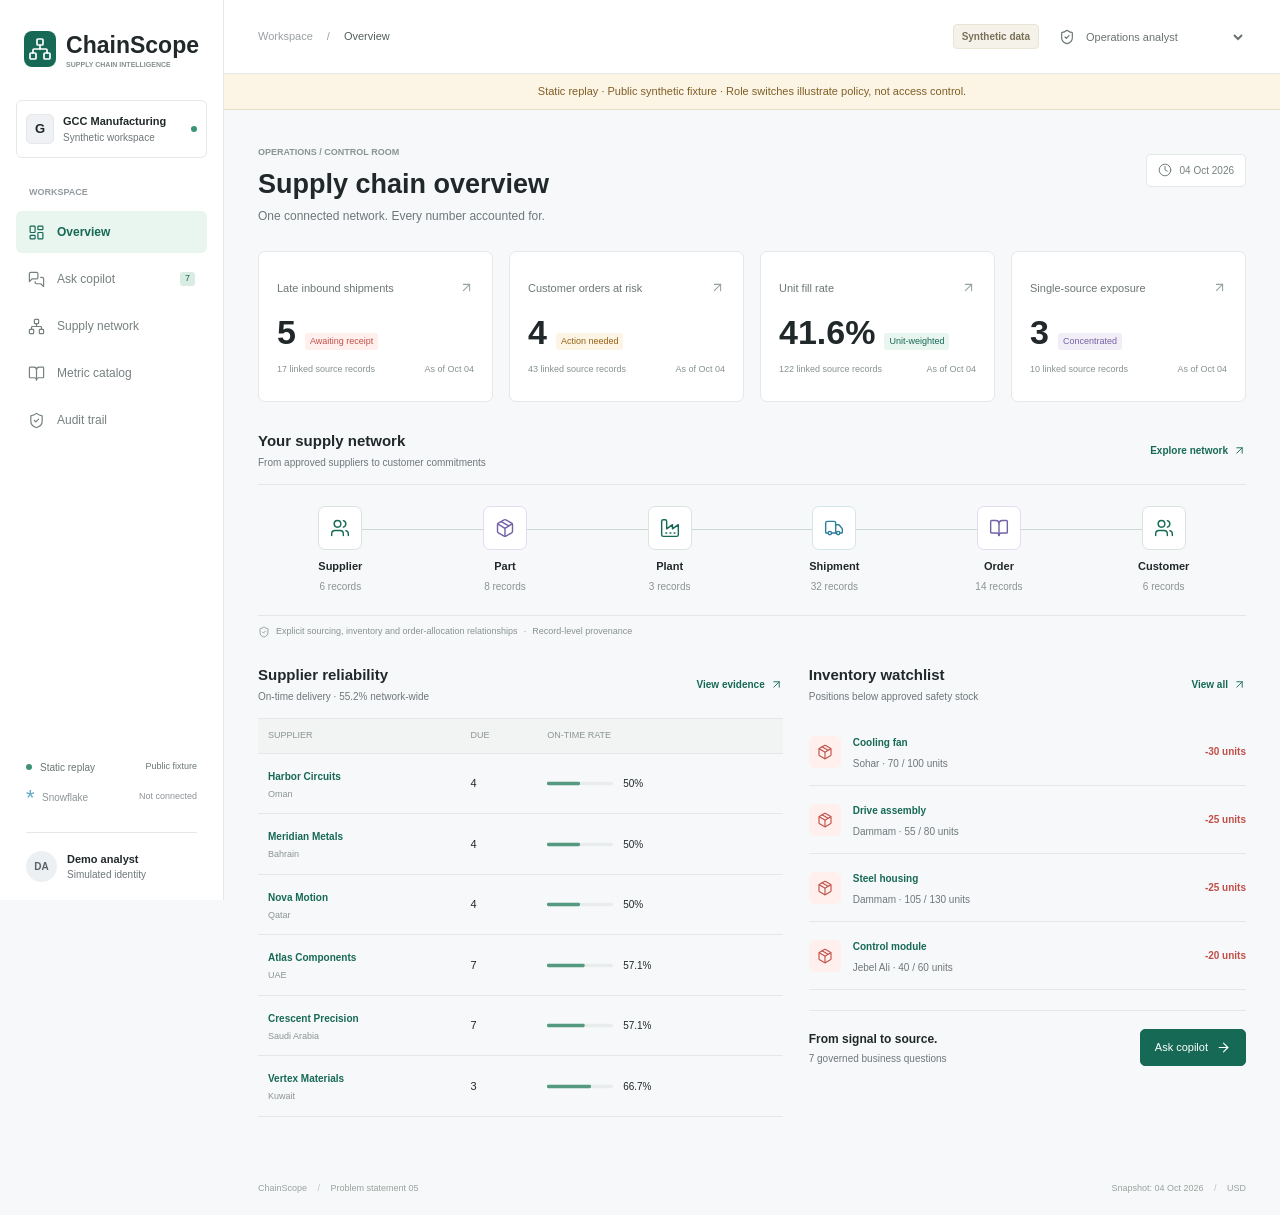
<file: docs/index.html>
<!doctype html>
<html lang="en">
<head>
  <meta charset="utf-8">
  <meta name="viewport" content="width=device-width, initial-scale=1">
  <meta name="theme-color" content="#166955">
  <title>ChainScope | Supply Chain Intelligence</title>
  <link rel="icon" href="data:,">
  <link rel="stylesheet" href="./static/style.css">
  <script src="./static/demo-data.js" defer></script>
  <script src="./static/replay.js" defer></script>
  <script src="./static/app.js" defer></script>
</head>
<body>
  <a class="skip-link" href="#main">Skip to content</a>
  <aside class="sidebar">
    <a class="brand" href="#overview" aria-label="ChainScope overview">
      <span class="brand-mark"><svg class="icon"><use href="./static/icons.svg#network"></use></svg></span>
      <span>ChainScope<span class="brand-caption">SUPPLY CHAIN INTELLIGENCE</span></span>
    </a>
    <div class="workspace"><span class="workspace-avatar">G</span><div>GCC Manufacturing<span>Synthetic workspace</span></div><span class="live-dot"></span></div>
    <div class="nav-label">WORKSPACE</div>
    <nav aria-label="Main navigation">
      <a href="#overview" data-view="overview"><svg class="icon"><use href="./static/icons.svg#layout-dashboard"></use></svg>Overview</a>
      <a href="#copilot" data-view="copilot"><svg class="icon"><use href="./static/icons.svg#messages-square"></use></svg>Ask copilot<span class="nav-tag">7</span></a>
      <a href="#ontology" data-view="ontology"><svg class="icon"><use href="./static/icons.svg#network"></use></svg>Supply network</a>
      <a href="#catalog" data-view="catalog"><svg class="icon"><use href="./static/icons.svg#book-open"></use></svg>Metric catalog</a>
      <a href="#audit" data-view="audit"><svg class="icon"><use href="./static/icons.svg#shield-check"></use></svg>Audit trail</a>
    </nav>
    <div class="sidebar-bottom">
      <div class="connection"><span class="live-dot"></span>Static replay<span>Public fixture</span></div>
      <div class="snowflake-status"><span class="snowflake-glyph" aria-hidden="true">*</span>Snowflake<span>Not connected</span></div>
      <div class="profile"><span class="profile-avatar">DA</span><div>Demo analyst<span>Simulated identity</span></div></div>
    </div>
  </aside>
  <div class="shell">
    <header class="topbar">
      <div class="breadcrumb">Workspace<span>/</span><strong id="breadcrumb-current">Overview</strong></div>
      <div class="topbar-controls"><span class="badge synthetic">Synthetic data</span>
        <label class="role-control"><svg class="icon"><use href="./static/icons.svg#shield-check"></use></svg>
          <span class="sr-only">Demo role</span>
          <select id="role-select" aria-label="Demo role"><option value="operations">Operations analyst</option><option value="commercial">Commercial analyst</option></select>
        </label>
      </div>
    </header>
    <div class="replay-notice">Static replay &middot; Public synthetic fixture &middot; Role switches illustrate policy, not access control.</div>
    <main id="main" tabindex="-1"><div class="loading-state">Loading supply network...</div></main>
    <footer><span>ChainScope <span class="footer-dot">/</span> Problem statement 05</span><span>Snapshot: 04 Oct 2026 <span class="footer-dot">/</span> USD</span></footer>
  </div>
  <dialog id="source-dialog" aria-labelledby="source-title">
    <div class="dialog-top"><span class="eyebrow">SOURCE RECORD</span><button class="icon-button" id="close-source" title="Close record" aria-label="Close source record"><svg class="icon"><use href="./static/icons.svg#x"></use></svg></button></div>
    <div id="source-content"></div>
  </dialog>
  <div id="toast" role="status" aria-live="polite" hidden></div>
</body>
</html>
</file>
<file: docs/static/style.css>
:root{color-scheme:light;--bg:#f7f8fa;--paper:#fff;--ink:#202829;--muted:#6e777a;--line:#e4e8e9;--green:#166955;--green-bg:#e9f5ef;--red:#c05049;--red-bg:#fff0ed;--amber:#966113;--amber-bg:#fcf5e6;--purple:#7362a6;--cyan:#2e7e9c;--sidebar:224px}
*{box-sizing:border-box;letter-spacing:0}
body{margin:0;background:var(--bg);color:var(--ink);font-family:Inter,"Segoe UI",Arial,sans-serif;font-size:14px;line-height:1.5}
button,input,select,textarea{font:inherit;color:inherit}
button,a,input,select{touch-action:manipulation}
button{cursor:pointer}
a{color:inherit;text-decoration:none}
button:disabled{cursor:wait;opacity:.55}
button:focus-visible,a:focus-visible,input:focus-visible,select:focus-visible,[tabindex]:focus-visible{outline:3px solid #40a489;outline-offset:3px}
.icon{width:20px;height:20px;stroke:currentColor;stroke-width:1.7;fill:none;stroke-linecap:round;stroke-linejoin:round;flex:none;vertical-align:middle}
.sr-only{position:absolute;width:1px;height:1px;padding:0;overflow:hidden;clip:rect(0,0,0,0);white-space:nowrap;border:0}
.skip-link{position:fixed;top:-60px;left:16px;background:white;z-index:20;padding:10px}
.skip-link:focus{top:10px}
.sidebar{width:var(--sidebar);position:fixed;inset:0 auto 0 0;background:#fff;border-right:1px solid var(--line);padding:28px 16px 18px;display:flex;flex-direction:column;z-index:4}
.brand{display:flex;align-items:center;gap:10px;font-size:23px;font-weight:750;padding:0 8px}
.brand-mark{display:grid;place-items:center;background:var(--green);color:#fff;width:34px;height:36px;border-radius:8px}
.brand-mark .icon{width:24px;height:24px}
.brand-caption{display:block;font-size:7px;font-weight:600;color:#85908d;margin-top:-3px}
.workspace{margin:30px 0 28px;padding:12px 9px;border:1px solid var(--line);border-radius:6px;display:flex;align-items:center;gap:9px;font-size:11px;font-weight:600}
.workspace-avatar{background:#f0f1f4;border:1px solid var(--line);width:28px;height:30px;display:grid;place-items:center;border-radius:5px;font-size:13px}
.workspace div span{display:block;font-size:10px;color:var(--muted);font-weight:400}
.workspace .live-dot{margin-left:auto}
.live-dot{width:6px;height:6px;background:#3c9474;border-radius:50%;display:inline-block;flex:none}
.nav-label{font-size:9px;color:#949b9e;padding-left:13px;font-weight:650;margin-bottom:12px}
nav{display:grid;gap:5px}
nav a{display:flex;align-items:center;gap:12px;padding:11px 12px;color:#778080;font-size:12px;border-radius:6px;font-weight:500;min-height:42px}
nav a:hover{background:#f5f7f6;color:var(--ink)}
nav a.active{background:var(--green-bg);color:var(--green);font-weight:650}
nav .icon{width:17px;height:17px}
.nav-tag{margin-left:auto;font-size:9px;background:#d9ece3;color:var(--green);padding:0 5px;border-radius:3px}
.sidebar-bottom{margin-top:auto;padding:24px 10px 0}
.connection,.snowflake-status{font-size:10px;display:flex;align-items:center;gap:8px;color:#697773;min-height:27px}
.connection>span:last-child,.snowflake-status>span:last-child{margin-left:auto;font-size:9px}
.snowflake-status{color:#8d9498}
.snowflake-glyph{font-size:22px;width:8px;color:#62a8c8}
.profile{display:flex;align-items:center;gap:10px;border-top:1px solid var(--line);margin-top:18px;padding-top:18px;font-size:11px;font-weight:600}
.profile span:not(.profile-avatar){display:block;color:var(--muted);font-size:10px;font-weight:400}
.profile-avatar{display:grid;place-items:center;width:31px;height:31px;border-radius:50%;background:#edf0f2;color:#596268;font-size:10px}
.shell{margin-left:var(--sidebar);min-height:100vh;display:flex;flex-direction:column;min-width:0}
.topbar{height:74px;background:#fff;border-bottom:1px solid var(--line);padding:0 34px;display:flex;justify-content:space-between;align-items:center;gap:14px}
.breadcrumb{font-size:11px;color:#9aa1a2;display:flex;align-items:center;gap:14px;white-space:nowrap}
.breadcrumb strong{color:#53605d;font-weight:500}
.topbar-controls{display:flex;align-items:center;gap:20px}
.badge{display:inline-flex;align-items:center;gap:5px;font-size:10px;font-weight:550;padding:4px 8px;border-radius:4px;white-space:nowrap}
.synthetic{color:#787058;background:#f5f2e9;border:1px solid #e9e4d4}
.role-control{display:flex;align-items:center;gap:7px;color:#687370}
.role-control .icon{width:16px;height:16px}
select{background:#fff;border:1px solid var(--line);border-radius:5px;padding:8px 27px 8px 10px;font-size:12px;max-width:100%}
.role-control select{border:none;padding-left:0;font-size:11px;width:164px}
main{padding:30px 34px 24px;flex:1;min-width:0;width:100%;max-width:1700px;margin:auto}
.page-heading{display:flex;justify-content:space-between;align-items:flex-start;gap:18px;margin-bottom:26px}
.eyebrow{font-size:9px;color:#8a9491;font-weight:650}
h1{font-size:27px;line-height:1.25;margin:7px 0 6px;font-weight:650}
h2{font-size:15px;line-height:1.4;margin:0;font-weight:650}
h3{font-size:13px;margin:0;font-weight:600}
p{margin:0}
.subheading{color:var(--muted);font-size:12px}
.date-badge{display:flex;align-items:center;gap:8px;border:1px solid var(--line);background:#fff;border-radius:5px;padding:8px 11px;font-size:10px;color:#73807b;margin-top:14px;white-space:nowrap}
.date-badge .icon{width:14px;height:14px}
.kpi-grid{display:grid;grid-template-columns:repeat(4,minmax(0,1fr));gap:16px;margin-bottom:28px}
.kpi{background:var(--paper);border:1px solid var(--line);border-radius:7px;padding:17px 18px;min-height:151px;text-align:left;position:relative;transition:border-color .15s,transform .15s}
.kpi:hover{border-color:#9ebcaf;transform:translateY(-2px)}
.kpi-heading{display:flex;align-items:center;justify-content:space-between;gap:6px;color:#6d7774;font-size:11px;min-height:22px}
.kpi-heading .icon{width:15px;height:15px;color:#94a39d}
.kpi-value{font-size:34px;font-weight:600;line-height:1.25;margin:12px 0 10px;display:flex;align-items:baseline;gap:9px}
.kpi-value small{font-size:10px;font-weight:500}
.kpi-note{font-size:9px;color:#87938d;display:flex;justify-content:space-between;gap:8px}
.status-red{color:var(--red);background:var(--red-bg)}
.status-green{color:var(--green);background:var(--green-bg)}
.status-amber{color:var(--amber);background:var(--amber-bg)}
.status-purple{color:var(--purple);background:#f1eef8}
.kpi-status{font-size:9px;font-weight:500;border-radius:3px;padding:3px 5px}
.section{margin:0 0 26px}
.section-heading{display:flex;align-items:center;justify-content:space-between;gap:12px;margin:0 0 14px}
.section-heading p{font-size:10px;color:var(--muted);margin-top:4px}
.text-action{display:inline-flex;align-items:center;gap:5px;border:none;background:none;padding:3px 0;color:var(--green);font-size:10px;font-weight:600}
.text-action .icon{width:13px;height:13px}
.network-strip{border-top:1px solid var(--line);border-bottom:1px solid var(--line);padding:21px 0 19px;display:grid;grid-template-columns:repeat(6,minmax(0,1fr));position:relative}
.network-strip:before{content:"";position:absolute;top:44px;left:8%;right:8%;height:1px;background:#cbd9d2}
.network-type{position:relative;text-align:center;min-width:0}
.network-type>span{display:grid;place-items:center;background:#fff;border:1px solid #d8e4de;border-radius:7px;width:44px;height:44px;margin:0 auto 8px;color:var(--green)}
.network-type:nth-child(2)>span,.network-type:nth-child(5)>span{color:var(--purple);border-color:#e2ddef}
.network-type:nth-child(4)>span{color:var(--cyan);border-color:#d4e5ed}
.network-type strong{display:block;font-size:11px;font-weight:550}
.network-type small{font-size:10px;color:#8b9490}
.network-note{display:flex;align-items:center;gap:6px;font-size:9px;color:#87928e;margin-top:9px}
.network-note .icon{width:12px;height:12px}
.overview-bottom{display:grid;grid-template-columns:1.2fr 1fr;gap:26px}
.overview-bottom>section{min-width:0}
.table-wrap{width:100%;overflow:auto}
table{border-collapse:collapse;width:100%;text-align:left;font-size:11px}
th{color:#8b9491;font-weight:500;font-size:9px;white-space:nowrap;padding:10px 12px;background:#f1f4f3;border-top:1px solid var(--line);border-bottom:1px solid var(--line)}
td{border-bottom:1px solid var(--line);padding:12px;vertical-align:middle}
td:first-child,th:first-child{padding-left:10px}
tbody tr:hover{background:#f0f5f2}
.supplier-name{font-weight:550;font-size:11px}
.supplier-region{display:block;font-size:9px;color:#8a9590;margin-top:1px}
.rate{display:flex;align-items:center;gap:10px;min-width:115px;white-space:nowrap;font-size:10px}
.bar{height:5px;width:66px;background:#e8ecea;border-radius:2px;overflow:hidden;display:block}
.bar span{display:block;height:100%;background:#559a80}
.bar.low span{background:#d18a68}
.risk-item{display:flex;align-items:center;gap:12px;padding:14px 0;border-bottom:1px solid var(--line)}
.risk-icon{width:32px;height:32px;display:grid;place-items:center;border-radius:6px;color:var(--red);background:var(--red-bg)}
.risk-icon .icon{width:16px;height:16px}
.risk-item h3{font-size:11px}
.risk-item p{font-size:10px;color:var(--muted);margin-top:3px}
.risk-item .gap{margin-left:auto;white-space:nowrap;font-size:10px;font-weight:600;color:var(--red)}
.source-chip{display:inline-block;border:1px solid #dbe6df;background:#f8fbf9;color:var(--green);border-radius:4px;font-family:Consolas,monospace;font-size:10px;padding:3px 6px;white-space:nowrap;cursor:pointer}
.source-chip:hover{background:#e7f1eb;border-color:#b4cbbb}
.source-chips{display:flex;gap:5px;flex-wrap:wrap}
.copilot-banner{margin-top:20px;display:flex;align-items:center;justify-content:space-between;border-top:1px solid var(--line);padding-top:18px;gap:20px}
.copilot-banner h3{font-size:12px}
.copilot-banner p{font-size:10px;color:var(--muted);margin-top:3px}
.primary-button{display:inline-flex;align-items:center;justify-content:center;gap:8px;background:var(--green);border:1px solid var(--green);color:#fff;padding:9px 14px;border-radius:5px;font-size:11px;font-weight:500;white-space:nowrap}
.primary-button:hover{background:#105542}
.primary-button .icon{width:15px;height:15px}
.secondary-button{display:inline-flex;align-items:center;gap:8px;border:1px solid var(--line);background:white;padding:8px 12px;border-radius:5px;font-size:11px}
.icon-button{display:grid;place-items:center;border:1px solid var(--line);background:white;border-radius:5px;width:33px;height:33px;flex:none}
.icon-button:hover{background:#eef4f0}
.icon-button .icon{width:16px;height:16px}
.copilot-layout{display:grid;grid-template-columns:245px minmax(0,1fr);gap:28px;align-items:start}
.copilot-layout>section,.question-sidebar{min-width:0}
.replay-notice{padding:9px 20px;background:#fcf5e6;color:#805e24;border-bottom:1px solid #e9dfc8;font-size:11px;text-align:center}
.question-list{display:grid;gap:8px;margin-top:14px}
.question-option{text-align:left;display:flex;align-items:flex-start;gap:8px;font-size:11px;line-height:1.6;background:none;border:1px solid transparent;border-radius:5px;padding:11px 12px;width:100%}
.question-option:hover{background:#edf3ef}
.question-option.selected{border-color:#b7d5c5;background:#eaf4ee;color:var(--green)}
.question-option .icon{width:13px;height:13px;flex:none;margin-top:3px;color:#909993}
.question-meta{font-size:9px;color:#8b9590;padding:16px 12px}
.ask-form{display:flex;align-items:center;gap:10px;padding:9px;background:#fff;border:1px solid #c9d9d0;border-radius:7px;box-shadow:0 2px 5px #19382805}
.ask-form input{width:100%;min-width:0;border:0;background:none;outline:none;font-size:12px;padding:6px 7px}
.ask-form button{width:34px;height:34px;background:var(--green);color:#fff;border:0;border-radius:5px;display:grid;place-items:center;flex:none}
.ask-form .icon{width:16px;height:16px}
.answer-meta{display:flex;align-items:center;gap:7px;flex-wrap:wrap;font-size:10px;color:#8a9790;margin:22px 0 14px}
.answer-meta .icon{width:13px;height:13px}
.answer-heading{display:flex;justify-content:space-between;align-items:flex-start;gap:12px}
.answer-heading h2{font-size:20px;font-weight:600}
.answer-summary{font-size:13px;line-height:1.8;margin:13px 0 21px;color:#58665e}
.answer-value{font-size:38px;font-weight:600;line-height:1.2;color:var(--green);margin:4px 0 0}
.answer-value small{font-size:12px;margin-left:6px;color:var(--muted);font-weight:400}
.answer-table td{font-size:10px;white-space:nowrap}
.answer-table td:last-child{white-space:normal;min-width:130px;max-width:215px}
.answer-table .source-chip{font-size:9px}
.answer-table details summary{cursor:pointer;color:var(--green);font-size:9px}
.answer-table details[open] .source-chips{padding-top:5px}
.calculation{margin-top:23px;border-top:1px solid var(--line);padding-top:18px}
.calculation summary{cursor:pointer;font-size:12px;font-weight:600;color:#5f7167}
.calculation p{font-size:11px;color:#6c7871;line-height:1.8;margin:12px 0}
pre{padding:15px;background:#edf2ef;border:1px solid #dfe7e2;border-radius:5px;white-space:pre-wrap;overflow-wrap:anywhere;font:10px/1.8 Consolas,monospace;color:#456552}
.evidence-strip{margin-top:18px;display:flex;align-items:center;gap:10px;flex-wrap:wrap;font-size:10px;color:#849087}
.refusal{margin-top:22px;border-left:3px solid var(--amber);background:var(--amber-bg);padding:20px}
.refusal h2{font-size:16px;color:#71501c}
.refusal p{font-size:12px;line-height:1.9;margin-top:8px;color:#806843}
.empty-state{padding:55px 20px;text-align:center;color:var(--muted)}
.empty-state .icon{width:33px;height:33px;color:#92afa0;margin-bottom:12px}
.empty-state h2{margin-bottom:8px;color:#506459}
.empty-state p{font-size:12px}
.catalog-grid{display:grid;grid-template-columns:repeat(2,minmax(0,1fr));gap:16px}
.metric-card{border:1px solid var(--line);background:#fff;border-radius:7px;padding:20px;min-width:0}
.metric-card header{display:flex;justify-content:space-between;align-items:flex-start;gap:14px}
.metric-card h2{font-size:14px;margin-top:10px}
.metric-card p{font-size:11px;line-height:1.8;color:#768179;margin:13px 0}
.metric-card .grain{font-size:10px;color:#6d7a71;border-top:1px solid var(--line);padding-top:12px;margin-bottom:10px}
.metric-card code{font-size:9px;color:#819087;overflow-wrap:anywhere}
.graph-toolbar{display:flex;align-items:center;justify-content:space-between;gap:12px;margin-bottom:20px}
.graph-toolbar label{font-size:11px;color:var(--muted);display:flex;align-items:center;gap:10px}
.graph-scroll{overflow:auto;border-top:1px solid var(--line);border-bottom:1px solid var(--line);background:#fff}
.ontology-graph{width:100%;min-width:900px;height:715px;display:block}
.graph-edge{stroke:#dce7e0;fill:none;stroke-width:1}
.graph-edge.traced{stroke:#298164;stroke-width:2;opacity:1}
.graph-node{cursor:pointer}
.graph-node rect{fill:#f7faf8;stroke:#d9e5de;rx:4}
.graph-node text{fill:#677b6b;font:9px "Segoe UI",sans-serif;pointer-events:none}
.graph-node.traced rect{fill:#e3f2e9;stroke:#51a57b;stroke-width:1.4}
.graph-node.traced text{fill:#205936;font-weight:600}
.graph-node:hover rect,.graph-node:focus rect{fill:#dbefe2;stroke:#32815a;stroke-width:2}
.graph-column{fill:#698572;font:11px "Segoe UI",sans-serif;font-weight:600}
.graph-legend{display:flex;align-items:center;gap:18px;flex-wrap:wrap;font-size:10px;color:#809087;margin-top:14px}
.legend-line{display:inline-block;vertical-align:middle;width:17px;height:2px;background:#298164;margin-right:6px}
.muted-line{background:#d2dfd5}
.trace-evidence{margin-top:20px}
.trace-evidence h3{margin-bottom:12px}
.audit-info{font-size:11px;color:#7b887e;display:flex;align-items:center;gap:8px;margin-bottom:20px}
.audit-info .icon{width:16px;height:16px}
.hash{font:9px Consolas,monospace;color:#8a978e}
.loading-state{padding:70px 20px;text-align:center;color:#799080;font-size:13px}
.loading-inline{padding:35px 10px;color:var(--muted);font-size:12px}
.error-banner{padding:20px;border:1px solid #e4c2ad;background:#fff4ed;border-radius:5px;color:#896449}
footer{display:flex;justify-content:space-between;gap:15px;color:#98a39c;font-size:9px;padding:15px 34px 20px}
.footer-dot{margin:0 8px;color:#bcc4bf}
dialog{position:fixed;margin:0 0 0 auto;inset:0 0 0 auto;height:100dvh;max-height:100dvh;width:450px;max-width:100%;border:0;border-left:1px solid var(--line);padding:24px;background:#fff;box-shadow:-10px 0 45px #14261b15;color:var(--ink);overflow:auto}
dialog::backdrop{background:#1b2d2340;backdrop-filter:blur(2px)}
.dialog-top{display:flex;align-items:center;justify-content:space-between;margin-bottom:25px}
#source-title{font-size:24px;margin:8px 0 5px}
.source-class{font-size:11px;color:var(--muted);margin-bottom:25px}
.record-fields{display:grid;grid-template-columns:minmax(0,1fr) minmax(0,1.2fr);font-size:12px}
.record-fields dt,.record-fields dd{border-bottom:1px solid var(--line);margin:0;padding:12px 0;overflow-wrap:anywhere}
.record-fields dt{color:#829088;font-size:10px}
.record-fields dd{padding-left:14px;font-weight:500}
.redaction-note{padding:11px;background:var(--amber-bg);font-size:10px;color:var(--amber);margin:16px 0}
.related-title{margin:25px 0 12px}
#toast{position:fixed;bottom:25px;left:50%;transform:translateX(-50%);background:#244b37;color:#fff;padding:12px 20px;border-radius:5px;z-index:10;font-size:12px;max-width:90vw}
@media(min-width:1550px){main{padding:35px 48px}.kpi{min-height:162px}.overview-bottom{gap:38px}.network-strip{padding-top:27px;padding-bottom:26px}.network-strip:before{top:50px}td{padding:15px 12px}}
@media(max-width:1180px){:root{--sidebar:200px}.sidebar{padding-left:12px;padding-right:12px}.brand{font-size:21px;gap:7px;padding:0 5px}.brand-caption{font-size:6px}.workspace{padding:10px 6px;font-size:10px}.topbar{padding:0 24px}main{padding:25px 24px}.kpi-grid{gap:10px}.kpi{padding:14px 12px}.kpi-heading{font-size:10px}.kpi-value{font-size:30px}.kpi-status{font-size:8px}.kpi-note{font-size:8px}.overview-bottom{gap:20px;grid-template-columns:1.1fr 1fr}.copilot-layout{grid-template-columns:215px minmax(0,1fr);gap:20px}.topbar-controls{gap:12px}}
@media(max-width:960px){:root{--sidebar:180px}.workspace{display:none}.brand{margin-bottom:30px}.brand-mark{width:28px;height:30px}.brand{font-size:19px}.brand-caption{font-size:5.5px}nav a{gap:9px;font-size:11px;padding:10px}.kpi-grid{grid-template-columns:repeat(2,minmax(0,1fr))}.kpi{min-height:133px}.kpi-heading{font-size:11px}.kpi-note{font-size:9px}.kpi-status{font-size:9px}.overview-bottom{grid-template-columns:1fr}.copilot-layout{grid-template-columns:1fr}.question-list{grid-template-columns:repeat(2,minmax(0,1fr));gap:3px}.question-option{padding:8px 10px}.question-meta{padding:10px}.question-sidebar{border-bottom:1px solid var(--line);padding-bottom:10px}.catalog-grid{grid-template-columns:1fr}.breadcrumb{gap:7px}.topbar-controls{gap:10px}.role-control .icon{display:none}.role-control select{width:148px;font-size:10px}}
@media(max-width:700px){.sidebar{position:static;width:100%;padding:15px 16px 0;border-right:0;border-bottom:1px solid var(--line)}.brand{font-size:22px;margin-bottom:14px}.brand-mark{width:30px;height:31px}.brand-caption{font-size:6px}.nav-label,.sidebar-bottom{display:none}nav{display:flex;gap:5px;overflow:auto;padding-bottom:9px}nav a{white-space:nowrap;flex:none;padding:9px 10px;font-size:10px;min-height:35px;gap:6px}nav .icon{width:15px;height:15px}.nav-tag{display:none}.shell{margin-left:0;min-height:calc(100vh - 122px)}.topbar{height:55px;padding:0 18px;gap:5px}.breadcrumb{font-size:9px}.breadcrumb>span,.breadcrumb{gap:5px}.topbar-controls{gap:5px}.synthetic{font-size:8px;padding:3px 5px}.role-control select{font-size:9px;width:134px;padding-right:15px}main{padding:22px 18px}.page-heading{gap:8px;margin-bottom:20px}h1{font-size:23px}.subheading{font-size:11px}.eyebrow{font-size:8px}.date-badge{font-size:8px;padding:6px 7px;gap:4px;white-space:normal;max-width:90px;text-align:center}.date-badge .icon{width:12px;height:12px}.kpi-grid{gap:10px;margin-bottom:25px}.kpi{padding:13px 12px;min-height:135px}.kpi-heading{font-size:10px}.kpi-heading .icon{width:12px;height:12px}.kpi-value{font-size:30px;gap:6px}.kpi-status{font-size:8px}.kpi-note{font-size:8px}.section-heading h2{font-size:14px}.section-heading p{font-size:9px}.text-action{font-size:9px}.network-type>span{width:34px;height:34px}.network-type .icon{width:17px;height:17px}.network-strip:before{top:38px}.network-type strong{font-size:8px}.network-type small{font-size:8px}.network-note{font-size:8px;line-height:1.6}.network-strip{padding:21px 0 16px}.copilot-banner{gap:10px}.copilot-banner h3{font-size:11px}.copilot-banner p{font-size:9px}.primary-button{font-size:10px;padding:9px 11px}.question-option{font-size:10px;padding:8px}.answer-heading h2{font-size:18px}.answer-value{font-size:34px}.answer-summary{font-size:12px}.ask-form input{font-size:11px}.graph-toolbar{align-items:flex-start;flex-direction:column}.graph-toolbar select{font-size:10px}.audit-info{font-size:10px}.metric-card{padding:16px}.metric-card h2{font-size:13px}footer{font-size:8px;padding:10px 18px 18px;flex-direction:column;gap:3px}.footer-dot{margin:0 5px}.record-fields{font-size:11px}.record-fields dt{font-size:9px}dialog{padding:20px}}
@media(max-width:380px){.breadcrumb{display:none}.topbar-controls{width:100%;justify-content:space-between}.kpi-value{flex-wrap:wrap;gap:5px}.kpi{min-height:161px}.kpi-note{flex-wrap:wrap;gap:3px}.kpi-heading{min-height:31px}.network-note{flex-wrap:wrap}.section-heading>.text-action{flex:none;max-width:90px}}
@media(prefers-reduced-motion:reduce){*{transition:none!important;scroll-behavior:auto!important}}
</file>
